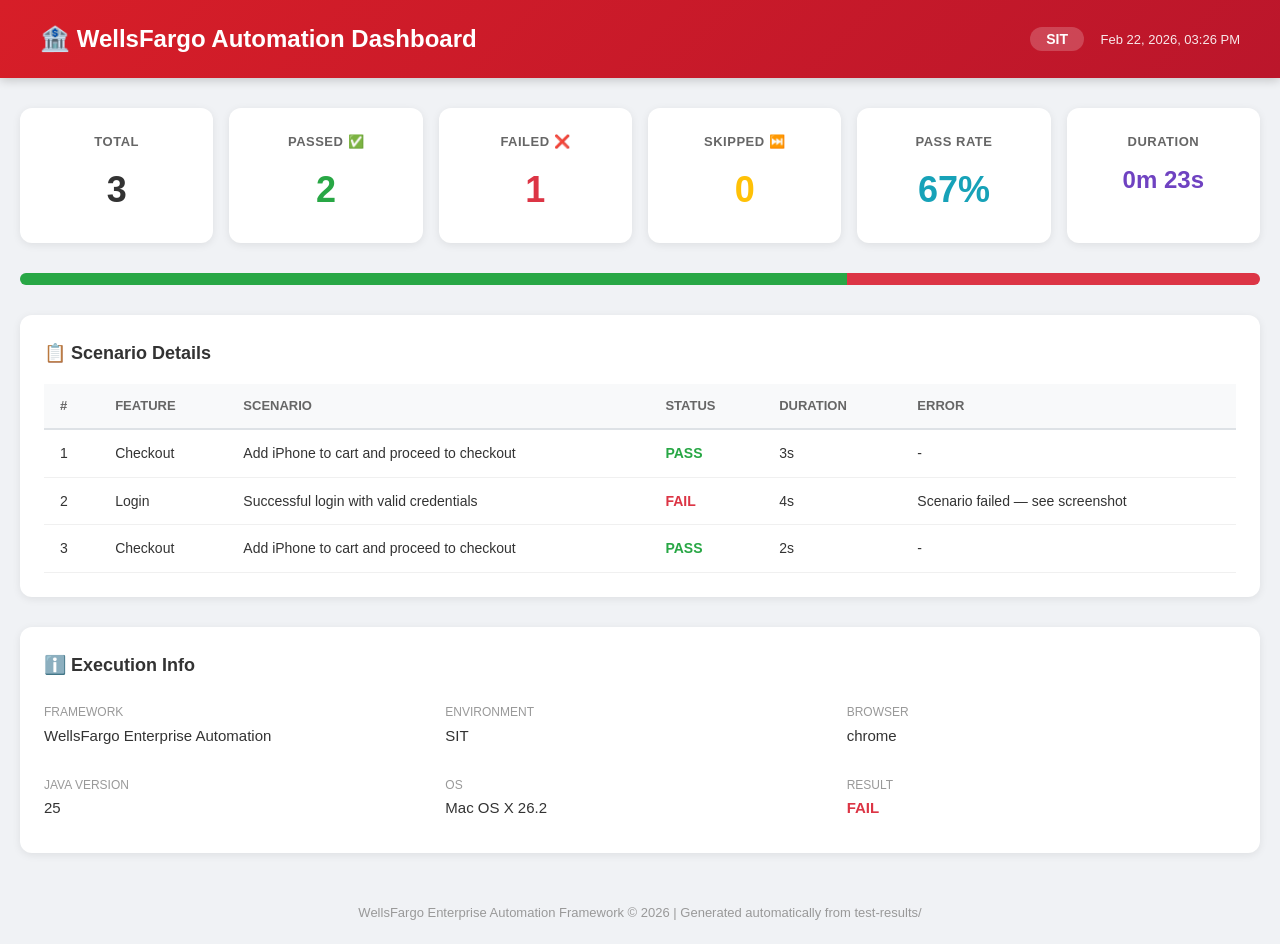
<file: dashboard/index.html>
<!DOCTYPE html>
<html lang="en">
<head>
    <meta charset="UTF-8">
    <meta name="viewport" content="width=device-width, initial-scale=1.0">
    <title>WellsFargo Automation Dashboard</title>
    <link rel="stylesheet" href="css/dashboard.css">
</head>
<body>
    <header>
        <div class="header-content">
            <h1>🏦 WellsFargo Automation Dashboard</h1>
            <div id="meta-info">
                <span id="env-badge" class="badge">SIT</span>
                <span id="exec-date"></span>
            </div>
        </div>
    </header>

    <main>
        <!-- Summary Cards -->
        <section class="summary-cards">
            <div class="card total">
                <h3>Total</h3>
                <p id="total-count">0</p>
            </div>
            <div class="card passed">
                <h3>Passed ✅</h3>
                <p id="pass-count">0</p>
            </div>
            <div class="card failed">
                <h3>Failed ❌</h3>
                <p id="fail-count">0</p>
            </div>
            <div class="card skipped">
                <h3>Skipped ⏭️</h3>
                <p id="skip-count">0</p>
            </div>
            <div class="card rate">
                <h3>Pass Rate</h3>
                <p id="pass-rate">0%</p>
            </div>
            <div class="card duration">
                <h3>Duration</h3>
                <p id="duration">0s</p>
            </div>
        </section>

        <!-- Progress Bar -->
        <section class="progress-section">
            <div class="progress-bar">
                <div id="progress-pass" class="progress-fill pass"></div>
                <div id="progress-fail" class="progress-fill fail"></div>
                <div id="progress-skip" class="progress-fill skip"></div>
            </div>
        </section>

        <!-- Scenario Details Table -->
        <section class="details-section">
            <h2>📋 Scenario Details</h2>
            <table id="scenario-table">
                <thead>
                    <tr>
                        <th>#</th>
                        <th>Feature</th>
                        <th>Scenario</th>
                        <th>Status</th>
                        <th>Duration</th>
                        <th>Error</th>
                    </tr>
                </thead>
                <tbody id="scenario-body">
                    <!-- Populated by JS -->
                </tbody>
            </table>
        </section>

        <!-- Meta Information -->
        <section class="meta-section">
            <h2>ℹ️ Execution Info</h2>
            <div id="meta-details"></div>
        </section>
    </main>

    <footer>
        <p>WellsFargo Enterprise Automation Framework &copy; 2026 | Generated automatically from test-results/</p>
    </footer>

    <script src="js/dashboard.js"></script>
</body>
</html>
</file>
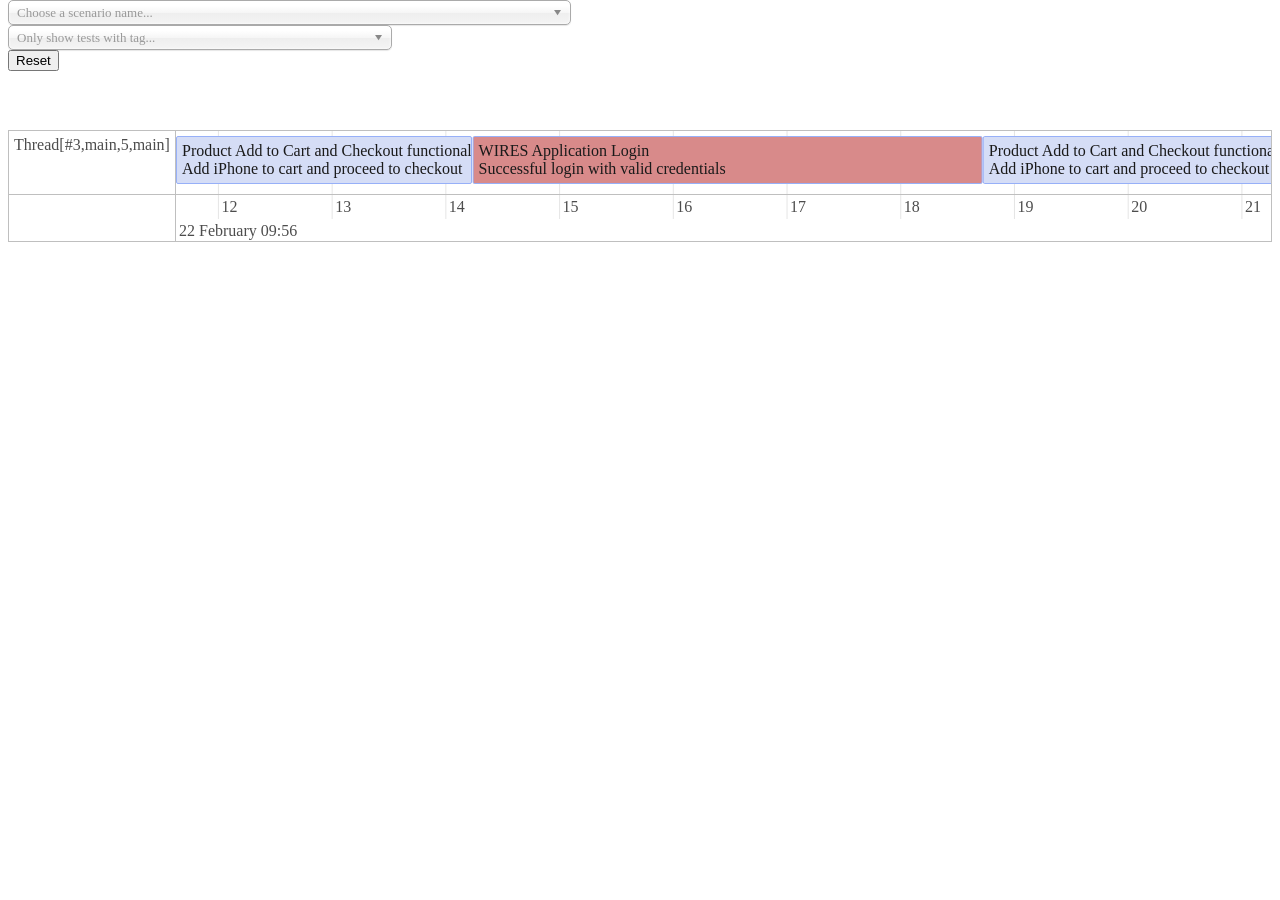
<file: test-results/timeline/index.html>
<!DOCTYPE HTML>
<html>
<head>
    <meta charset="utf-8">
    <title>Cucumber Timeline</title>
    <link href="vis-timeline-graph2d.min.css" rel="stylesheet" type="text/css"/>
    <link href="vis-timeline-graph2d.override.css" rel="stylesheet" type="text/css"/>
    <link href="chosen.min.css" rel="stylesheet" type="text/css"/>
    <link href="chosen.override.css" rel="stylesheet" type="text/css"/>
    <link href="report.css" rel="stylesheet" type="text/css"/>
    <script src="jquery-3.5.1.min.js"></script>
    <script src="chosen.jquery.min.js"></script>
    <script src="vis-timeline-graph2d.min.js"></script>
    <script src="formatter.js"></script>
    <script src="report.js"></script>
</head>
<body>
<div class="navbar">
    <select data-placeholder="Choose a scenario name..." id="scenarioSelect">
        <option/>
    </select>
    <select data-placeholder="Only show tests with tag..." id="tagSelect">
        <option/>
    </select>
    <button onclick="resetTimeline()">Reset</button>
</div>

<div class="main" id="timeline"></div>
<div class="main" id="scenarioDetail"></div>

<script type="application/javascript">
    $(document).ready(function () {
        CucumberHTML.PrepareData();
        CucumberHTML.PreparePage();
    });
</script>
</body>
</html>
</file>
<file: dashboard/css/dashboard.css>
/* ==============================================================
   WellsFargo Automation Dashboard — Styles
   ============================================================== */

* {
    margin: 0;
    padding: 0;
    box-sizing: border-box;
}

body {
    font-family: -apple-system, BlinkMacSystemFont, 'Segoe UI', Roboto, sans-serif;
    background: #f0f2f5;
    color: #333;
    line-height: 1.6;
}

/* Header */
header {
    background: linear-gradient(135deg, #d71e28, #bb162b);
    color: white;
    padding: 20px 40px;
    box-shadow: 0 2px 10px rgba(0,0,0,0.2);
}

.header-content {
    display: flex;
    justify-content: space-between;
    align-items: center;
    max-width: 1400px;
    margin: 0 auto;
}

header h1 {
    font-size: 24px;
    font-weight: 600;
}

.badge {
    background: rgba(255,255,255,0.2);
    padding: 4px 16px;
    border-radius: 20px;
    font-size: 14px;
    font-weight: 600;
    margin-right: 12px;
}

#exec-date {
    font-size: 13px;
    opacity: 0.9;
}

/* Main */
main {
    max-width: 1400px;
    margin: 30px auto;
    padding: 0 20px;
}

/* Summary Cards */
.summary-cards {
    display: grid;
    grid-template-columns: repeat(6, 1fr);
    gap: 16px;
    margin-bottom: 30px;
}

.card {
    background: white;
    border-radius: 12px;
    padding: 24px;
    text-align: center;
    box-shadow: 0 2px 8px rgba(0,0,0,0.08);
    transition: transform 0.2s;
}

.card:hover {
    transform: translateY(-2px);
    box-shadow: 0 4px 16px rgba(0,0,0,0.12);
}

.card h3 {
    font-size: 13px;
    text-transform: uppercase;
    color: #666;
    margin-bottom: 8px;
    letter-spacing: 0.5px;
}

.card p {
    font-size: 36px;
    font-weight: 700;
}

.card.total p { color: #333; }
.card.passed p { color: #28a745; }
.card.failed p { color: #dc3545; }
.card.skipped p { color: #ffc107; }
.card.rate p { color: #17a2b8; }
.card.duration p { color: #6f42c1; font-size: 24px; }

/* Progress Bar */
.progress-section {
    margin-bottom: 30px;
}

.progress-bar {
    height: 12px;
    background: #e9ecef;
    border-radius: 6px;
    overflow: hidden;
    display: flex;
}

.progress-fill {
    height: 100%;
    transition: width 0.6s ease;
}

.progress-fill.pass { background: #28a745; }
.progress-fill.fail { background: #dc3545; }
.progress-fill.skip { background: #ffc107; }

/* Details Table */
.details-section {
    background: white;
    border-radius: 12px;
    padding: 24px;
    box-shadow: 0 2px 8px rgba(0,0,0,0.08);
    margin-bottom: 30px;
}

.details-section h2 {
    margin-bottom: 16px;
    font-size: 18px;
}

table {
    width: 100%;
    border-collapse: collapse;
}

th {
    background: #f8f9fa;
    padding: 12px 16px;
    text-align: left;
    font-size: 13px;
    text-transform: uppercase;
    color: #666;
    border-bottom: 2px solid #dee2e6;
}

td {
    padding: 12px 16px;
    border-bottom: 1px solid #f0f0f0;
    font-size: 14px;
}

tr:hover {
    background: #f8f9fa;
}

.status-pass {
    color: #28a745;
    font-weight: 600;
}

.status-fail {
    color: #dc3545;
    font-weight: 600;
}

.status-skip {
    color: #ffc107;
    font-weight: 600;
}

/* Meta Section */
.meta-section {
    background: white;
    border-radius: 12px;
    padding: 24px;
    box-shadow: 0 2px 8px rgba(0,0,0,0.08);
    margin-bottom: 30px;
}

.meta-section h2 {
    margin-bottom: 16px;
    font-size: 18px;
}

.meta-grid {
    display: grid;
    grid-template-columns: repeat(3, 1fr);
    gap: 12px;
}

.meta-item {
    padding: 8px 0;
}

.meta-item label {
    font-size: 12px;
    text-transform: uppercase;
    color: #999;
    display: block;
}

.meta-item span {
    font-size: 15px;
    font-weight: 500;
}

/* Footer */
footer {
    text-align: center;
    padding: 20px;
    color: #999;
    font-size: 13px;
}

/* Responsive */
@media (max-width: 768px) {
    .summary-cards {
        grid-template-columns: repeat(2, 1fr);
    }
    .meta-grid {
        grid-template-columns: 1fr;
    }
}
</file>
<file: test-results/timeline/vis-timeline-graph2d.override.css>
.vis-item.vis-selected {
    border-color: #8f3938;
    font-weight: bold;
}

.vis-item.failed {
    background-color: #f5f5f5;
}

.vis-item.vis-selected {
    background-color: #000000 !important;
    color: #ffffff;
}
</file>
<file: test-results/timeline/chosen.override.css>
.chosen-container {
    min-width: 30%;
    display: block;
}
</file>
<file: test-results/timeline/report.css>
.navbar {
    position: fixed;
    width: 100%;
    top: 0;
    z-index: 10000;
    background-color: #FFF;
}

.main {
    margin-top: 130px; /* Add a top margin to avoid content overlay */
}

*.passed {
    background-color: #C5D88A;
}

*.undefined,
*.pending {
    background-color: #EAEC2D;
}

*.skipped {
    background-color: #2DEAEC;
}

*.failed {
    background-color: #D88A8A !important;
}
</file>
<file: test-results/timeline/vis-timeline-graph2d.min.css>
.vis-time-axis{overflow:hidden;position:relative}.vis-time-axis.vis-foreground{left:0;top:0;width:100%}.vis-time-axis.vis-background{height:100%;left:0;position:absolute;top:0;width:100%}.vis-time-axis .vis-text{box-sizing:border-box;color:#4d4d4d;overflow:hidden;padding:3px;position:absolute;white-space:nowrap}.vis-time-axis .vis-text.vis-measure{margin-left:0;margin-right:0;padding-left:0;padding-right:0;position:absolute;visibility:hidden}.vis-time-axis .vis-grid.vis-vertical{border-left:1px solid;position:absolute}.vis-time-axis .vis-grid.vis-vertical-rtl{border-right:1px solid;position:absolute}.vis-time-axis .vis-grid.vis-minor{border-color:#e5e5e5}.vis-time-axis .vis-grid.vis-major{border-color:#bfbfbf}.vis .overlay{height:100%;left:0;position:absolute;top:0;width:100%;z-index:10}.vis-active{box-shadow:0 0 10px #86d5f8}.vis-custom-time{background-color:#6e94ff;cursor:move;width:2px;z-index:1}.vis-custom-time>.vis-custom-time-marker{background-color:inherit;color:#fff;cursor:auto;font-size:12px;padding:3px 5px;top:0;white-space:nowrap;z-index:inherit}.vis-current-time{background-color:#ff7f6e;pointer-events:none;width:2px;z-index:1}.vis-rolling-mode-btn{background:#3876c2;border-radius:50%;color:#fff;cursor:pointer;font-size:28px;font-weight:700;height:40px;opacity:.8;position:absolute;right:20px;text-align:center;top:7px;width:40px}.vis-rolling-mode-btn:before{content:"\26F6"}.vis-rolling-mode-btn:hover{opacity:1}.vis-panel{box-sizing:border-box;margin:0;padding:0;position:absolute}.vis-panel.vis-bottom,.vis-panel.vis-center,.vis-panel.vis-left,.vis-panel.vis-right,.vis-panel.vis-top{border:1px #bfbfbf}.vis-panel.vis-center,.vis-panel.vis-left,.vis-panel.vis-right{border-bottom-style:solid;border-top-style:solid;overflow:hidden}.vis-left.vis-panel.vis-vertical-scroll,.vis-right.vis-panel.vis-vertical-scroll{height:100%;overflow-x:hidden;overflow-y:scroll}.vis-left.vis-panel.vis-vertical-scroll{direction:rtl}.vis-left.vis-panel.vis-vertical-scroll .vis-content,.vis-right.vis-panel.vis-vertical-scroll{direction:ltr}.vis-right.vis-panel.vis-vertical-scroll .vis-content{direction:rtl}.vis-panel.vis-bottom,.vis-panel.vis-center,.vis-panel.vis-top{border-left-style:solid;border-right-style:solid}.vis-background{overflow:hidden}.vis-panel>.vis-content{position:relative}.vis-panel .vis-shadow{box-shadow:0 0 10px rgba(0,0,0,.8);height:1px;position:absolute;width:100%}.vis-panel .vis-shadow.vis-top{left:0;top:-1px}.vis-panel .vis-shadow.vis-bottom{bottom:-1px;left:0}.vis-graph-group0{fill:#4f81bd;fill-opacity:0;stroke-width:2px;stroke:#4f81bd}.vis-graph-group1{fill:#f79646;fill-opacity:0;stroke-width:2px;stroke:#f79646}.vis-graph-group2{fill:#8c51cf;fill-opacity:0;stroke-width:2px;stroke:#8c51cf}.vis-graph-group3{fill:#75c841;fill-opacity:0;stroke-width:2px;stroke:#75c841}.vis-graph-group4{fill:#ff0100;fill-opacity:0;stroke-width:2px;stroke:#ff0100}.vis-graph-group5{fill:#37d8e6;fill-opacity:0;stroke-width:2px;stroke:#37d8e6}.vis-graph-group6{fill:#042662;fill-opacity:0;stroke-width:2px;stroke:#042662}.vis-graph-group7{fill:#00ff26;fill-opacity:0;stroke-width:2px;stroke:#00ff26}.vis-graph-group8{fill:#f0f;fill-opacity:0;stroke-width:2px;stroke:#f0f}.vis-graph-group9{fill:#8f3938;fill-opacity:0;stroke-width:2px;stroke:#8f3938}.vis-timeline .vis-fill{fill-opacity:.1;stroke:none}.vis-timeline .vis-bar{fill-opacity:.5;stroke-width:1px}.vis-timeline .vis-point{stroke-width:2px;fill-opacity:1}.vis-timeline .vis-legend-background{stroke-width:1px;fill-opacity:.9;fill:#fff;stroke:#c2c2c2}.vis-timeline .vis-outline{stroke-width:1px;fill-opacity:1;fill:#fff;stroke:#e5e5e5}.vis-timeline .vis-icon-fill{fill-opacity:.3;stroke:none}.vis-timeline{border:1px solid #bfbfbf;box-sizing:border-box;margin:0;overflow:hidden;padding:0;position:relative}.vis-loading-screen{height:100%;left:0;position:absolute;top:0;width:100%}.vis [class*=span]{min-height:0;width:auto}.vis-item{background-color:#d5ddf6;border-color:#97b0f8;border-width:1px;color:#1a1a1a;display:inline-block;position:absolute;z-index:1}.vis-item.vis-selected{background-color:#fff785;border-color:#ffc200;z-index:2}.vis-editable.vis-selected{cursor:move}.vis-item.vis-point.vis-selected{background-color:#fff785}.vis-item.vis-box{border-radius:2px;border-style:solid;text-align:center}.vis-item.vis-point{background:none}.vis-item.vis-dot{border-radius:4px;border-style:solid;border-width:4px;padding:0;position:absolute}.vis-item.vis-range{border-radius:2px;border-style:solid;box-sizing:border-box}.vis-item.vis-background{background-color:rgba(213,221,246,.4);border:none;box-sizing:border-box;margin:0;padding:0}.vis-item .vis-item-overflow{height:100%;margin:0;overflow:hidden;padding:0;position:relative;width:100%}.vis-item-visible-frame{white-space:nowrap}.vis-item.vis-range .vis-item-content{display:inline-block;position:relative}.vis-item.vis-background .vis-item-content{display:inline-block;position:absolute}.vis-item.vis-line{border-left-style:solid;border-left-width:1px;padding:0;position:absolute;width:0}.vis-item .vis-item-content{box-sizing:border-box;padding:5px;white-space:nowrap}.vis-item .vis-onUpdateTime-tooltip{background:#4f81bd;border-radius:1px;color:#fff;padding:5px;position:absolute;text-align:center;transition:.4s;-o-transition:.4s;-moz-transition:.4s;-webkit-transition:.4s;white-space:nowrap;width:200px}.vis-item .vis-delete,.vis-item .vis-delete-rtl{box-sizing:border-box;cursor:pointer;height:24px;padding:0 5px;position:absolute;top:0;-webkit-transition:background .2s linear;-moz-transition:background .2s linear;-ms-transition:background .2s linear;-o-transition:background .2s linear;transition:background .2s linear;width:24px}.vis-item .vis-delete{right:-24px}.vis-item .vis-delete-rtl{left:-24px}.vis-item .vis-delete-rtl:after,.vis-item .vis-delete:after{color:red;content:"\00D7";font-family:arial,sans-serif;font-size:22px;font-weight:700;-webkit-transition:color .2s linear;-moz-transition:color .2s linear;-ms-transition:color .2s linear;-o-transition:color .2s linear;transition:color .2s linear}.vis-item .vis-delete-rtl:hover,.vis-item .vis-delete:hover{background:red}.vis-item .vis-delete-rtl:hover:after,.vis-item .vis-delete:hover:after{color:#fff}.vis-item .vis-drag-center{cursor:move;height:100%;left:0;position:absolute;top:0;width:100%}.vis-item.vis-range .vis-drag-left{cursor:w-resize;left:-4px}.vis-item.vis-range .vis-drag-left,.vis-item.vis-range .vis-drag-right{height:100%;max-width:20%;min-width:2px;position:absolute;top:0;width:24px}.vis-item.vis-range .vis-drag-right{cursor:e-resize;right:-4px}.vis-range.vis-item.vis-readonly .vis-drag-left,.vis-range.vis-item.vis-readonly .vis-drag-right{cursor:auto}.vis-item.vis-cluster{border-radius:2px;border-style:solid;text-align:center;vertical-align:center}.vis-item.vis-cluster-line{border-left-style:solid;border-left-width:1px;padding:0;position:absolute;width:0}.vis-item.vis-cluster-dot{border-radius:4px;border-style:solid;border-width:4px;padding:0;position:absolute}div.vis-tooltip{background-color:#f5f4ed;border:1px solid #808074;-moz-border-radius:3px;-webkit-border-radius:3px;border-radius:3px;box-shadow:3px 3px 10px rgba(0,0,0,.2);color:#000;font-family:verdana;font-size:14px;padding:5px;pointer-events:none;position:absolute;visibility:hidden;white-space:nowrap;z-index:5}.vis-itemset{box-sizing:border-box;margin:0;padding:0;position:relative}.vis-itemset .vis-background,.vis-itemset .vis-foreground{height:100%;overflow:visible;position:absolute;width:100%}.vis-axis{height:0;left:0;position:absolute;width:100%;z-index:1}.vis-foreground .vis-group{border-bottom:1px solid #bfbfbf;box-sizing:border-box;position:relative}.vis-foreground .vis-group:last-child{border-bottom:none}.vis-nesting-group{cursor:pointer}.vis-label.vis-nested-group.vis-group-level-unknown-but-gte1{background:#f5f5f5}.vis-label.vis-nested-group.vis-group-level-0{background-color:#fff}.vis-ltr .vis-label.vis-nested-group.vis-group-level-0 .vis-inner{padding-left:0}.vis-rtl .vis-label.vis-nested-group.vis-group-level-0 .vis-inner{padding-right:0}.vis-label.vis-nested-group.vis-group-level-1{background-color:rgba(0,0,0,.05)}.vis-ltr .vis-label.vis-nested-group.vis-group-level-1 .vis-inner{padding-left:15px}.vis-rtl .vis-label.vis-nested-group.vis-group-level-1 .vis-inner{padding-right:15px}.vis-label.vis-nested-group.vis-group-level-2{background-color:rgba(0,0,0,.1)}.vis-ltr .vis-label.vis-nested-group.vis-group-level-2 .vis-inner{padding-left:30px}.vis-rtl .vis-label.vis-nested-group.vis-group-level-2 .vis-inner{padding-right:30px}.vis-label.vis-nested-group.vis-group-level-3{background-color:rgba(0,0,0,.15)}.vis-ltr .vis-label.vis-nested-group.vis-group-level-3 .vis-inner{padding-left:45px}.vis-rtl .vis-label.vis-nested-group.vis-group-level-3 .vis-inner{padding-right:45px}.vis-label.vis-nested-group.vis-group-level-4{background-color:rgba(0,0,0,.2)}.vis-ltr .vis-label.vis-nested-group.vis-group-level-4 .vis-inner{padding-left:60px}.vis-rtl .vis-label.vis-nested-group.vis-group-level-4 .vis-inner{padding-right:60px}.vis-label.vis-nested-group.vis-group-level-5{background-color:rgba(0,0,0,.25)}.vis-ltr .vis-label.vis-nested-group.vis-group-level-5 .vis-inner{padding-left:75px}.vis-rtl .vis-label.vis-nested-group.vis-group-level-5 .vis-inner{padding-right:75px}.vis-label.vis-nested-group.vis-group-level-6{background-color:rgba(0,0,0,.3)}.vis-ltr .vis-label.vis-nested-group.vis-group-level-6 .vis-inner{padding-left:90px}.vis-rtl .vis-label.vis-nested-group.vis-group-level-6 .vis-inner{padding-right:90px}.vis-label.vis-nested-group.vis-group-level-7{background-color:rgba(0,0,0,.35)}.vis-ltr .vis-label.vis-nested-group.vis-group-level-7 .vis-inner{padding-left:105px}.vis-rtl .vis-label.vis-nested-group.vis-group-level-7 .vis-inner{padding-right:105px}.vis-label.vis-nested-group.vis-group-level-8{background-color:rgba(0,0,0,.4)}.vis-ltr .vis-label.vis-nested-group.vis-group-level-8 .vis-inner{padding-left:120px}.vis-rtl .vis-label.vis-nested-group.vis-group-level-8 .vis-inner{padding-right:120px}.vis-label.vis-nested-group.vis-group-level-9{background-color:rgba(0,0,0,.45)}.vis-ltr .vis-label.vis-nested-group.vis-group-level-9 .vis-inner{padding-left:135px}.vis-rtl .vis-label.vis-nested-group.vis-group-level-9 .vis-inner{padding-right:135px}.vis-label.vis-nested-group{background-color:rgba(0,0,0,.5)}.vis-ltr .vis-label.vis-nested-group .vis-inner{padding-left:150px}.vis-rtl .vis-label.vis-nested-group .vis-inner{padding-right:150px}.vis-group-level-unknown-but-gte1{border:1px solid red}.vis-label.vis-nesting-group:before{display:inline-block;width:15px}.vis-label.vis-nesting-group.expanded:before{content:"\25BC"}.vis-label.vis-nesting-group.collapsed:before{content:"\25B6"}.vis-rtl .vis-label.vis-nesting-group.collapsed:before{content:"\25C0"}.vis-ltr .vis-label:not(.vis-nesting-group):not(.vis-group-level-0){padding-left:15px}.vis-rtl .vis-label:not(.vis-nesting-group):not(.vis-group-level-0){padding-right:15px}.vis-overlay{height:100%;left:0;position:absolute;top:0;width:100%;z-index:10}.vis-labelset{overflow:hidden}.vis-labelset,.vis-labelset .vis-label{box-sizing:border-box;position:relative}.vis-labelset .vis-label{border-bottom:1px solid #bfbfbf;color:#4d4d4d;left:0;top:0;width:100%}.vis-labelset .vis-label.draggable{cursor:pointer}.vis-group-is-dragging{background:rgba(0,0,0,.1)}.vis-labelset .vis-label:last-child{border-bottom:none}.vis-labelset .vis-label .vis-inner{display:inline-block;padding:5px}.vis-labelset .vis-label .vis-inner.vis-hidden{padding:0}div.vis-configuration{display:block;float:left;font-size:12px;position:relative}div.vis-configuration-wrapper{display:block;width:700px}div.vis-configuration-wrapper:after{clear:both;content:"";display:block}div.vis-configuration.vis-config-option-container{background-color:#fff;border:2px solid #f7f8fa;border-radius:4px;display:block;left:10px;margin-top:20px;padding-left:5px;width:495px}div.vis-configuration.vis-config-button{background-color:#f7f8fa;border:2px solid #ceced0;border-radius:4px;cursor:pointer;display:block;height:25px;left:10px;line-height:25px;margin-bottom:30px;margin-top:20px;padding-left:5px;vertical-align:middle;width:495px}div.vis-configuration.vis-config-button.hover{background-color:#4588e6;border:2px solid #214373;color:#fff}div.vis-configuration.vis-config-item{display:block;float:left;height:25px;line-height:25px;vertical-align:middle;width:495px}div.vis-configuration.vis-config-item.vis-config-s2{background-color:#f7f8fa;border-radius:3px;left:10px;padding-left:5px}div.vis-configuration.vis-config-item.vis-config-s3{background-color:#e4e9f0;border-radius:3px;left:20px;padding-left:5px}div.vis-configuration.vis-config-item.vis-config-s4{background-color:#cfd8e6;border-radius:3px;left:30px;padding-left:5px}div.vis-configuration.vis-config-header{font-size:18px;font-weight:700}div.vis-configuration.vis-config-label{height:25px;line-height:25px;width:120px}div.vis-configuration.vis-config-label.vis-config-s3{width:110px}div.vis-configuration.vis-config-label.vis-config-s4{width:100px}div.vis-configuration.vis-config-colorBlock{border:1px solid #444;border-radius:2px;cursor:pointer;height:19px;margin:0;padding:0;top:1px;width:30px}input.vis-configuration.vis-config-checkbox{left:-5px}input.vis-configuration.vis-config-rangeinput{margin:0;padding:1px;pointer-events:none;position:relative;top:-5px;width:60px}input.vis-configuration.vis-config-range{-webkit-appearance:none;background-color:transparent;border:0 solid #fff;height:20px;width:300px}input.vis-configuration.vis-config-range::-webkit-slider-runnable-track{background:#dedede;background:-moz-linear-gradient(top,#dedede 0,#c8c8c8 99%);background:-webkit-gradient(linear,left top,left bottom,color-stop(0,#dedede),color-stop(99%,#c8c8c8));background:-webkit-linear-gradient(top,#dedede,#c8c8c8 99%);background:-o-linear-gradient(top,#dedede 0,#c8c8c8 99%);background:-ms-linear-gradient(top,#dedede 0,#c8c8c8 99%);background:linear-gradient(180deg,#dedede 0,#c8c8c8 99%);border:1px solid #999;border-radius:3px;box-shadow:0 0 3px 0 #aaa;filter:progid:DXImageTransform.Microsoft.gradient(startColorstr="#dedede",endColorstr="#c8c8c8",GradientType=0);height:5px;width:300px}input.vis-configuration.vis-config-range::-webkit-slider-thumb{-webkit-appearance:none;background:#3876c2;background:-moz-linear-gradient(top,#3876c2 0,#385380 100%);background:-webkit-gradient(linear,left top,left bottom,color-stop(0,#3876c2),color-stop(100%,#385380));background:-webkit-linear-gradient(top,#3876c2,#385380);background:-o-linear-gradient(top,#3876c2 0,#385380 100%);background:-ms-linear-gradient(top,#3876c2 0,#385380 100%);background:linear-gradient(180deg,#3876c2 0,#385380);border:1px solid #14334b;border-radius:50%;box-shadow:0 0 1px 0 #111927;filter:progid:DXImageTransform.Microsoft.gradient(startColorstr="#3876c2",endColorstr="#385380",GradientType=0);height:17px;margin-top:-7px;width:17px}input.vis-configuration.vis-config-range:focus{outline:none}input.vis-configuration.vis-config-range:focus::-webkit-slider-runnable-track{background:#9d9d9d;background:-moz-linear-gradient(top,#9d9d9d 0,#c8c8c8 99%);background:-webkit-gradient(linear,left top,left bottom,color-stop(0,#9d9d9d),color-stop(99%,#c8c8c8));background:-webkit-linear-gradient(top,#9d9d9d,#c8c8c8 99%);background:-o-linear-gradient(top,#9d9d9d 0,#c8c8c8 99%);background:-ms-linear-gradient(top,#9d9d9d 0,#c8c8c8 99%);background:linear-gradient(180deg,#9d9d9d 0,#c8c8c8 99%);filter:progid:DXImageTransform.Microsoft.gradient(startColorstr="#9d9d9d",endColorstr="#c8c8c8",GradientType=0)}input.vis-configuration.vis-config-range::-moz-range-track{background:#dedede;background:-moz-linear-gradient(top,#dedede 0,#c8c8c8 99%);background:-webkit-gradient(linear,left top,left bottom,color-stop(0,#dedede),color-stop(99%,#c8c8c8));background:-webkit-linear-gradient(top,#dedede,#c8c8c8 99%);background:-o-linear-gradient(top,#dedede 0,#c8c8c8 99%);background:-ms-linear-gradient(top,#dedede 0,#c8c8c8 99%);background:linear-gradient(180deg,#dedede 0,#c8c8c8 99%);border:1px solid #999;border-radius:3px;box-shadow:0 0 3px 0 #aaa;filter:progid:DXImageTransform.Microsoft.gradient(startColorstr="#dedede",endColorstr="#c8c8c8",GradientType=0);height:10px;width:300px}input.vis-configuration.vis-config-range::-moz-range-thumb{background:#385380;border:none;border-radius:50%;height:16px;width:16px}input.vis-configuration.vis-config-range:-moz-focusring{outline:1px solid #fff;outline-offset:-1px}input.vis-configuration.vis-config-range::-ms-track{background:transparent;border-color:transparent;border-width:6px 0;color:transparent;height:5px;width:300px}input.vis-configuration.vis-config-range::-ms-fill-lower{background:#777;border-radius:10px}input.vis-configuration.vis-config-range::-ms-fill-upper{background:#ddd;border-radius:10px}input.vis-configuration.vis-config-range::-ms-thumb{background:#385380;border:none;border-radius:50%;height:16px;width:16px}input.vis-configuration.vis-config-range:focus::-ms-fill-lower{background:#888}input.vis-configuration.vis-config-range:focus::-ms-fill-upper{background:#ccc}.vis-configuration-popup{background:rgba(57,76,89,.85);border:2px solid #f2faff;border-radius:4px;color:#fff;font-size:14px;height:30px;line-height:30px;position:absolute;text-align:center;-webkit-transition:opacity .3s ease-in-out;-moz-transition:opacity .3s ease-in-out;transition:opacity .3s ease-in-out;width:150px}.vis-configuration-popup:after,.vis-configuration-popup:before{border:solid transparent;content:" ";height:0;left:100%;pointer-events:none;position:absolute;top:50%;width:0}.vis-configuration-popup:after{border-color:rgba(136,183,213,0) rgba(136,183,213,0) rgba(136,183,213,0) rgba(57,76,89,.85);border-width:8px;margin-top:-8px}.vis-configuration-popup:before{border-color:rgba(194,225,245,0) rgba(194,225,245,0) rgba(194,225,245,0) #f2faff;border-width:12px;margin-top:-12px}.vis-panel.vis-background.vis-horizontal .vis-grid.vis-horizontal{border-bottom:1px solid;height:0;position:absolute;width:100%}.vis-panel.vis-background.vis-horizontal .vis-grid.vis-minor{border-color:#e5e5e5}.vis-panel.vis-background.vis-horizontal .vis-grid.vis-major{border-color:#bfbfbf}.vis-data-axis .vis-y-axis.vis-major{color:#4d4d4d;position:absolute;white-space:nowrap;width:100%}.vis-data-axis .vis-y-axis.vis-major.vis-measure{border:0;margin:0;padding:0;visibility:hidden;width:auto}.vis-data-axis .vis-y-axis.vis-minor{color:#bebebe;position:absolute;white-space:nowrap;width:100%}.vis-data-axis .vis-y-axis.vis-minor.vis-measure{border:0;margin:0;padding:0;visibility:hidden;width:auto}.vis-data-axis .vis-y-axis.vis-title{bottom:20px;color:#4d4d4d;position:absolute;text-align:center;white-space:nowrap}.vis-data-axis .vis-y-axis.vis-title.vis-measure{margin:0;padding:0;visibility:hidden;width:auto}.vis-data-axis .vis-y-axis.vis-title.vis-left{bottom:0;-webkit-transform:rotate(-90deg);-moz-transform:rotate(-90deg);-ms-transform:rotate(-90deg);-o-transform:rotate(-90deg);transform:rotate(-90deg);-webkit-transform-origin:left top;-moz-transform-origin:left top;-ms-transform-origin:left top;-o-transform-origin:left top;transform-origin:left bottom}.vis-data-axis .vis-y-axis.vis-title.vis-right{bottom:0;-webkit-transform:rotate(90deg);-moz-transform:rotate(90deg);-ms-transform:rotate(90deg);-o-transform:rotate(90deg);transform:rotate(90deg);-webkit-transform-origin:right bottom;-moz-transform-origin:right bottom;-ms-transform-origin:right bottom;-o-transform-origin:right bottom;transform-origin:right bottom}.vis-legend{background-color:rgba(247,252,255,.65);border:1px solid #b3b3b3;box-shadow:2px 2px 10px hsla(0,0%,60%,.55);padding:5px}.vis-legend-text{display:inline-block;white-space:nowrap}
/*# sourceMappingURL=vis-timeline-graph2d.min.css.map */
</file>
